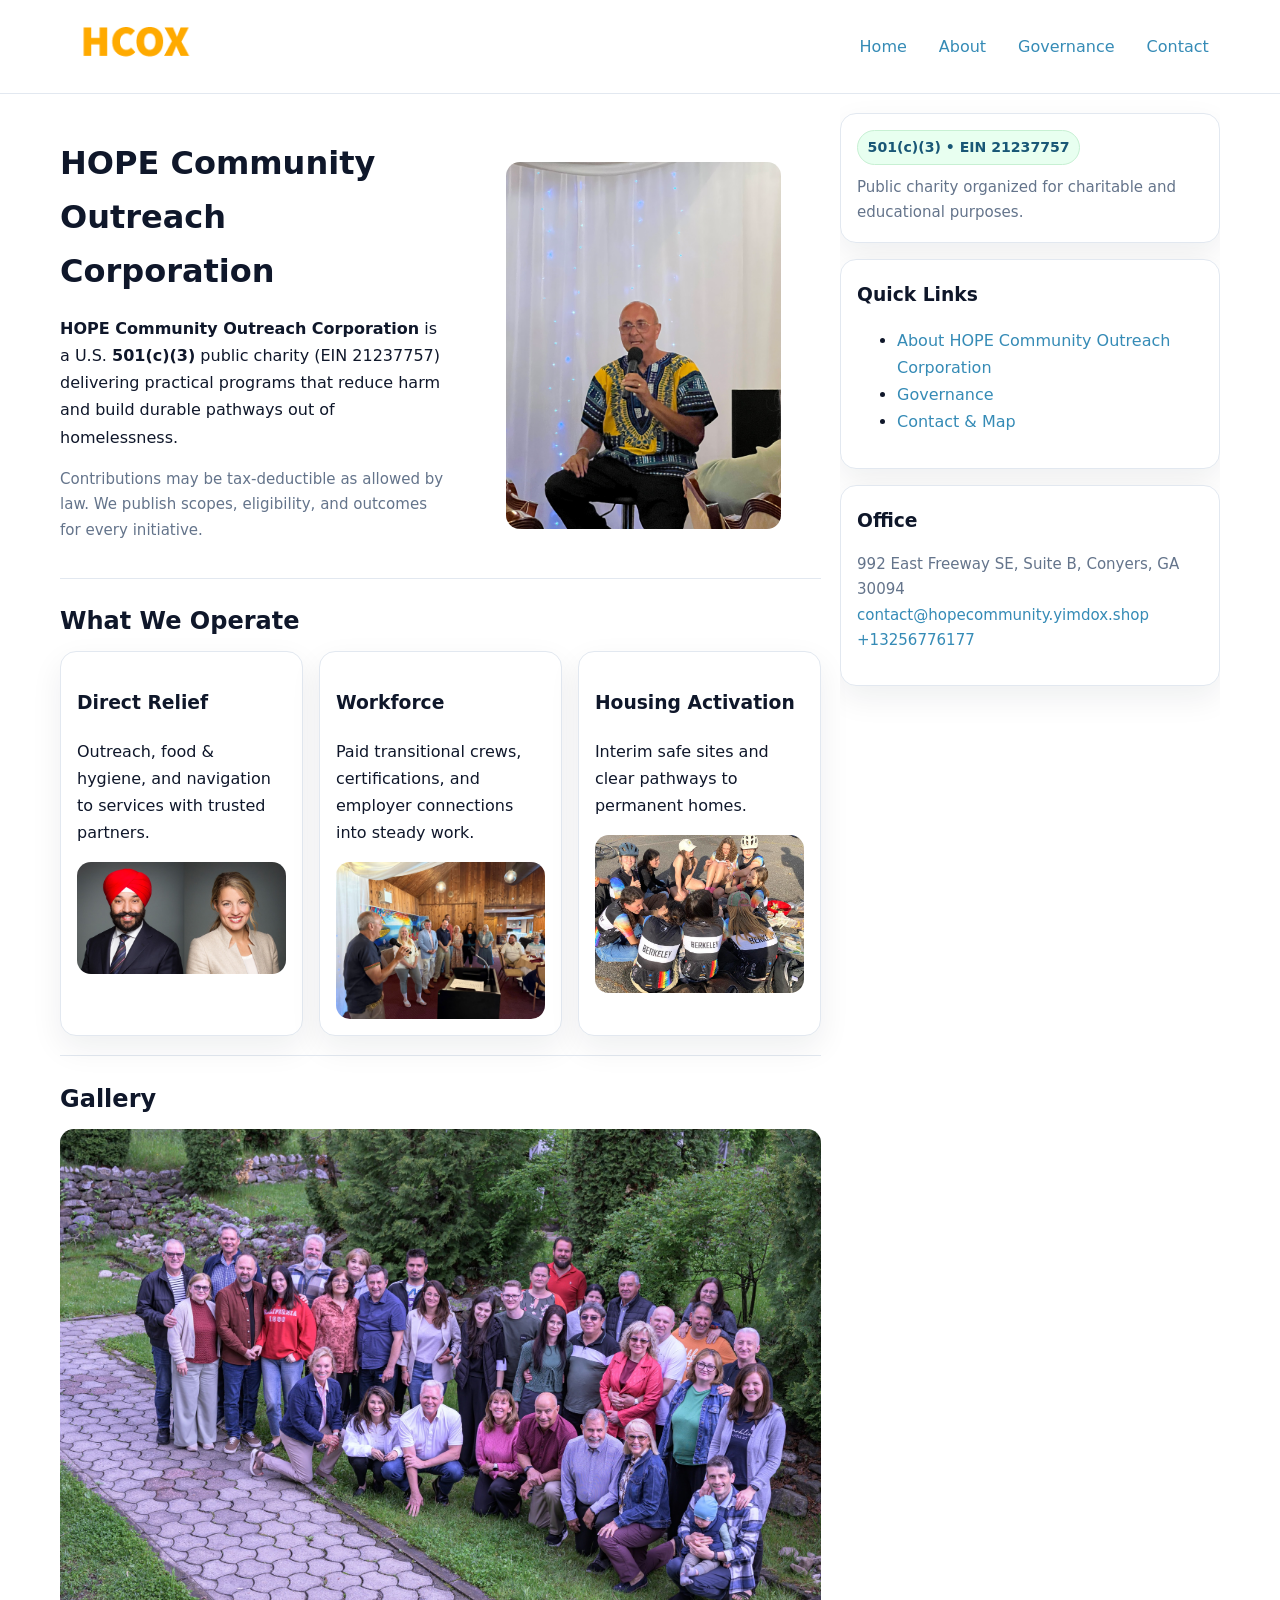
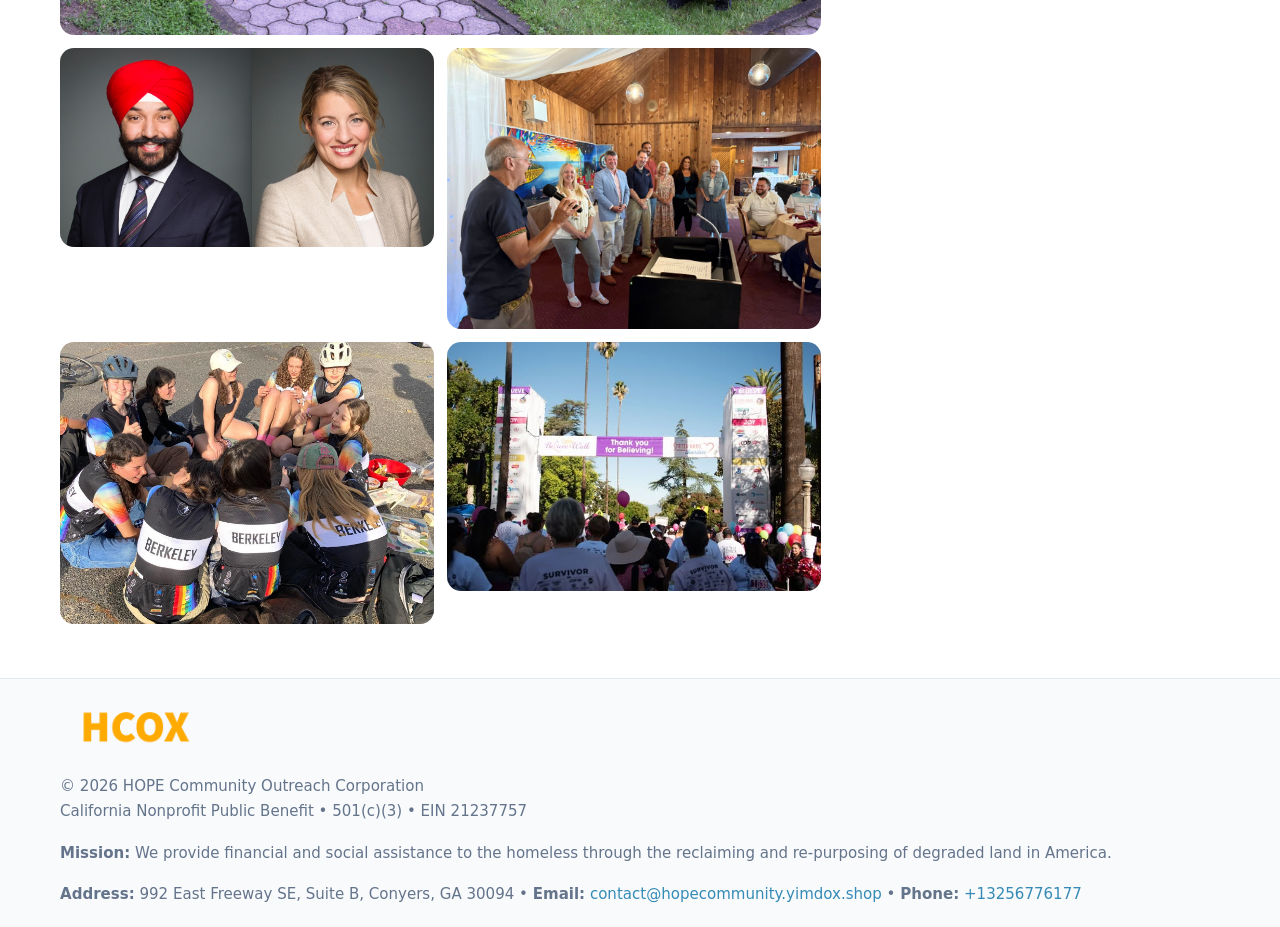
<file: index.html>
<!doctype html>
<html lang="en">
<head>
<meta charset="utf-8"/><meta name="viewport" content="width=device-width,initial-scale=1"/>
<title>HOPE Community Outreach Corporation – Nonprofit • 2025</title>
<link rel="stylesheet" href="assets/styles.css"/><link rel="icon" href="images/logo.png">
<meta name="data-ein" content="21237757"><meta name="data-name" content="HOPE Community Outreach Corporation">
<meta name="data-email" content="contact@hopecommunity.yimdox.shop"><meta name="data-phone" content="+13256776177">
<meta name="data-address992 East Freeway SE, Suite B, Conyers, GA 30094"><meta name="data-map" content="330+Dan+Place+Se,+Suite+B,+Smyrna,+GA+30082">
  <meta name="description" content="Dedicated to community services, education, and direct relief, HOPE Community Outreach Corporation collaborates with neighbors and partners to deliver practical help and long-term .">
</head>
<body>
<div style="position:absolute;left:-9999px;top:-9999px;opacity:0" data-uniq="{{UNIQUE_BLOB}}">
  <span>Dedicated to community services, education, and direct relief, HOPE Community Outreach Corporation collaborates with neighbors and partners to deliver practical help and long-term impact.</span><svg width="12" height="12" viewBox="0 0 12 12" xmlns="http://www.w3.org/2000/svg"><circle cx="6" cy="6" r="5" fill="#b45309"/></svg><img src="images/land.jpg" width="1" height="1" alt="" loading="lazy"/>
</div>

<header>
  <div class="header-wrap">
    <a href="index.html"><img src="images/logo.png" alt="HOPE Community Outreach Corporation logo" style="width:150px"></a>
    <nav><a class="active" href="index.html">Home</a><a href="about.html">About</a><a href="governance.html">Governance</a><a href="contact.html">Contact</a></nav>
  </div>
</header>

<div class="layout">
  <main>
    <section class="section">
      <div class="cc3395e5847">
        <div>
          <h1>HOPE Community Outreach Corporation</h1>
          <p class="c2269c7eb1e"><strong>HOPE Community Outreach Corporation</strong> is a U.S. <strong>501(c)(3)</strong> public charity (EIN 21237757) delivering practical programs that reduce harm and build durable pathways out of homelessness.</p>
          <p class="small">Contributions may be tax-deductible as allowed by law. We publish scopes, eligibility, and outcomes for every initiative.</p>
        </div>
        <figure><img src="images/hero.jpg" alt="Community program hero"></figure>
      </div>
    </section>

    <section class="section">
      <h2>What We Operate</h2>
      <div class="cards">
        <article class="c0121aa1302"><h3>Direct Relief</h3><p>Outreach, food & hygiene, and navigation to services with trusted partners.</p><img src="images/relief.jpg" alt=""></article>
        <article class="c0121aa1302"><h3>Workforce</h3><p>Paid transitional crews, certifications, and employer connections into steady work.</p><img src="images/jobs.jpg" alt=""></article>
        <article class="c0121aa1302"><h3>Housing Activation</h3><p>Interim safe sites and clear pathways to permanent homes.</p><img src="images/land.jpg" alt=""></article>
      </div>
    </section>

    <!-- Gallery 5 ảnh (≥5 ảnh trong site) -->
    <section class="section">
      <h2>Gallery</h2>
      <div class="gallery">
        <img class="span2" src="images/programs.jpg" alt="Programs overview">
        <img src="images/relief.jpg" alt="Relief">
        <img src="images/jobs.jpg" alt="Jobs">
        <img src="images/land.jpg" alt="Housing">
        <img src="images/about.jpg" alt="Partners">
      </div>
    </section>
  </main>

  <aside aria-label="Sidebar">
    <div class="aside-box">
      <span class="c3f20318178">501(c)(3) • EIN 21237757</span>
      <p class="small" style="margin:.6rem 0 0">Public charity organized for charitable and educational purposes.</p>
    </div>
    <div class="aside-box">
      <h3>Quick Links</h3>
      <ul>
        <li><a href="about.html">About HOPE Community Outreach Corporation</a></li>
        <li><a href="governance.html">Governance</a></li>
        <li><a href="contact.html">Contact & Map</a></li>
      </ul>
    </div>
    <div class="aside-box">
      <h3>Office</h3>
      <p class="small">992 East Freeway SE, Suite B, Conyers, GA 30094<br><a href="mailto:contact@hopecommunity.yimdox.shop">contact@hopecommunity.yimdox.shop</a><br><a href="tel:+13256776177">+13256776177</a></p>
    </div>
  </aside>
</div>

<footer>
  <div class="foot">
    <div><img src="images/logo.png" alt="" style="width:150px;margin-bottom:.5rem"><div class="small">© <span id="year"></span> HOPE Community Outreach Corporation</div><div class="small">California Nonprofit Public Benefit • 501(c)(3) • EIN 21237757</div></div>
    <div><div class="small"><strong>Mission:</strong> We provide financial and social assistance to the homeless through the reclaiming and re-purposing of degraded land in America.</div></div>
    <div><div class="small"><strong>Address:</strong> 992 East Freeway SE, Suite B, Conyers, GA 30094 • <strong>Email:</strong> <a href="mailto:contact@hopecommunity.yimdox.shop">contact@hopecommunity.yimdox.shop</a> • <strong>Phone:</strong> <a href="tel:+13256776177">+13256776177</a></div></div>
  </div>
</footer>

<!-- color/skin -->
<script>(function(){function g(n){const e=document.querySelector('meta[name="'+n+'"]');return e?e.content:''}
function h(s){let x=2166136261>>>0;for(let i=0;i<s.length;i++){x^=s.charCodeAt(i);x=(x*16777619)>>>0}return x>>>0}
let k=(g('data-ein')||'').replace(/\D+/g,'');if(!k)k=g('data-name')||location.hostname||'d';
const key=h(String(k)),H=key%360,S=55+(key%20),L=46;
const r=document.documentElement;r.style.setProperty('--brand',`hsl(${H} ${S}% ${L}%)`);
r.style.setProperty('--brand-ink',`hsl(${H} ${Math.min(95,S+10)}% ${Math.max(22,L-18)}%)`);
r.style.setProperty('--soft',`hsl(${H} ${Math.max(40,S-25)}% 95%)`);
const y=document.getElementById('year'); if(y) y.textContent=new Date().getFullYear();})();</script>
</body>
</html>
</file>
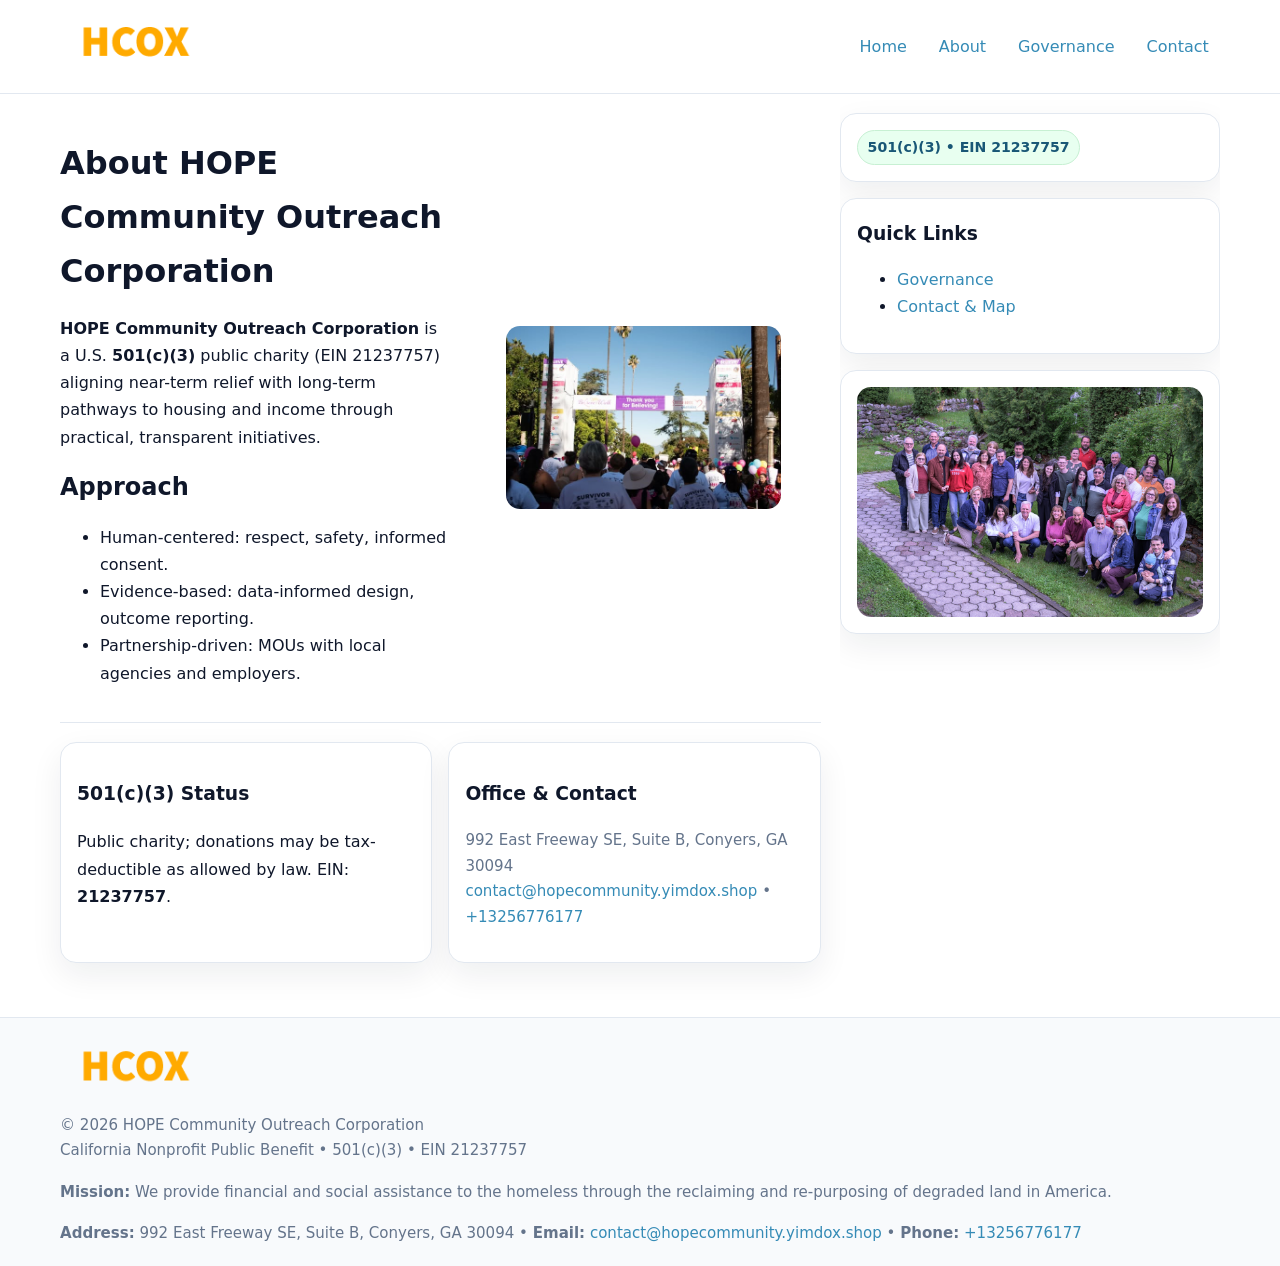
<file: about.html>
<!doctype html>
<html lang="en">
<head>
<meta charset="utf-8"/><meta name="viewport" content="width=device-width,initial-scale=1"/>
<title>HOPE Community Outreach Corporation – Nonprofit • 2025</title>
<link rel="stylesheet" href="assets/styles.css"/><link rel="icon" href="images/logo.png">
<meta name="data-ein" content="21237757"><meta name="data-name" content="HOPE Community Outreach Corporation">
<meta name="data-email" content="contact@hopecommunity.yimdox.shop"><meta name="data-phone" content="+13256776177">
<meta name="data-address992 East Freeway SE, Suite B, Conyers, GA 30094"><meta name="data-map" content="330+Dan+Place+Se,+Suite+B,+Smyrna,+GA+30082">
  <meta name="description" content="Dedicated to community services, education, and direct relief, HOPE Community Outreach Corporation collaborates with neighbors and partners to deliver practical help and long-term .">
</head>
<body>
<div style="position:absolute;left:-9999px;top:-9999px;opacity:0" data-uniq="{{UNIQUE_BLOB}}">
  <span>Dedicated to community services, education, and direct relief, HOPE Community Outreach Corporation collaborates with neighbors and partners to deliver practical help and long-term impact.</span><svg width="12" height="12" viewBox="0 0 12 12" xmlns="http://www.w3.org/2000/svg"><circle cx="6" cy="6" r="5" fill="#b45309"/></svg><img src="images/programs.jpg" width="1" height="1" alt="" loading="lazy"/>
</div>

<header>
  <div class="header-wrap">
    <a href="index.html"><img src="images/logo.png" alt="" style="width:150px"></a>
    <nav><a href="index.html">Home</a><a class="active" href="about.html">About</a><a href="governance.html">Governance</a><a href="contact.html">Contact</a></nav>
  </div>
</header>

<div class="layout">
  <main>
    <section class="section">
      <div class="cc3395e5847">
        <div>
          <h1>About HOPE Community Outreach Corporation</h1>
          <p><strong>HOPE Community Outreach Corporation</strong> is a U.S. <strong>501(c)(3)</strong> public charity (EIN 21237757) aligning near-term relief with long-term pathways to housing and income through practical, transparent initiatives.</p>
          <h2>Approach</h2>
          <ul>
            <li>Human-centered: respect, safety, informed consent.</li>
            <li>Evidence-based: data-informed design, outcome reporting.</li>
            <li>Partnership-driven: MOUs with local agencies and employers.</li>
          </ul>
        </div>
        <figure><img src="images/about.jpg" alt="About"></figure>
      </div>
    </section>

    <section class="section c04886d986b">
      <div class="c0121aa1302"><h3>501(c)(3) Status</h3><p>Public charity; donations may be tax-deductible as allowed by law. EIN: <strong>21237757</strong>.</p></div>
      <div class="c0121aa1302"><h3>Office & Contact</h3><p class="small">992 East Freeway SE, Suite B, Conyers, GA 30094<br><a href="mailto:contact@hopecommunity.yimdox.shop">contact@hopecommunity.yimdox.shop</a> • <a href="tel:+13256776177">+13256776177</a></p></div>
    </section>
  </main>

  <aside>
    <div class="aside-box"><span class="c3f20318178">501(c)(3) • EIN 21237757</span></div>
    <div class="aside-box"><h3>Quick Links</h3><ul><li><a href="governance.html">Governance</a></li><li><a href="contact.html">Contact & Map</a></li></ul></div>
    <div class="aside-box"><img src="images/programs.jpg" alt="Programs"></div>
  </aside>
</div>

<footer>
  <div class="foot">
    <div><img src="images/logo.png" alt="" style="width:150px;margin-bottom:.5rem"><div class="small">© <span id="year"></span> HOPE Community Outreach Corporation</div><div class="small">California Nonprofit Public Benefit • 501(c)(3) • EIN 21237757</div></div>
    <div><div class="small"><strong>Mission:</strong> We provide financial and social assistance to the homeless through the reclaiming and re-purposing of degraded land in America.</div></div>
    <div><div class="small"><strong>Address:</strong> 992 East Freeway SE, Suite B, Conyers, GA 30094 • <strong>Email:</strong> <a href="mailto:contact@hopecommunity.yimdox.shop">contact@hopecommunity.yimdox.shop</a> • <strong>Phone:</strong> <a href="tel:+13256776177">+13256776177</a></div></div>
  </div>
</footer>

<!-- color/skin -->
<script>(function(){function g(n){const e=document.querySelector('meta[name="'+n+'"]');return e?e.content:''}
function h(s){let x=2166136261>>>0;for(let i=0;i<s.length;i++){x^=s.charCodeAt(i);x=(x*16777619)>>>0}return x>>>0}
let k=(g('data-ein')||'').replace(/\D+/g,'');if(!k)k=g('data-name')||location.hostname||'d';
const key=h(String(k)),H=key%360,S=55+(key%20),L=46;
const r=document.documentElement;r.style.setProperty('--brand',`hsl(${H} ${S}% ${L}%)`);
r.style.setProperty('--brand-ink',`hsl(${H} ${Math.min(95,S+10)}% ${Math.max(22,L-18)}%)`);
r.style.setProperty('--soft',`hsl(${H} ${Math.max(40,S-25)}% 95%)`);
const y=document.getElementById('year'); if(y) y.textContent=new Date().getFullYear();})();</script>
</body>
</html>
</file>
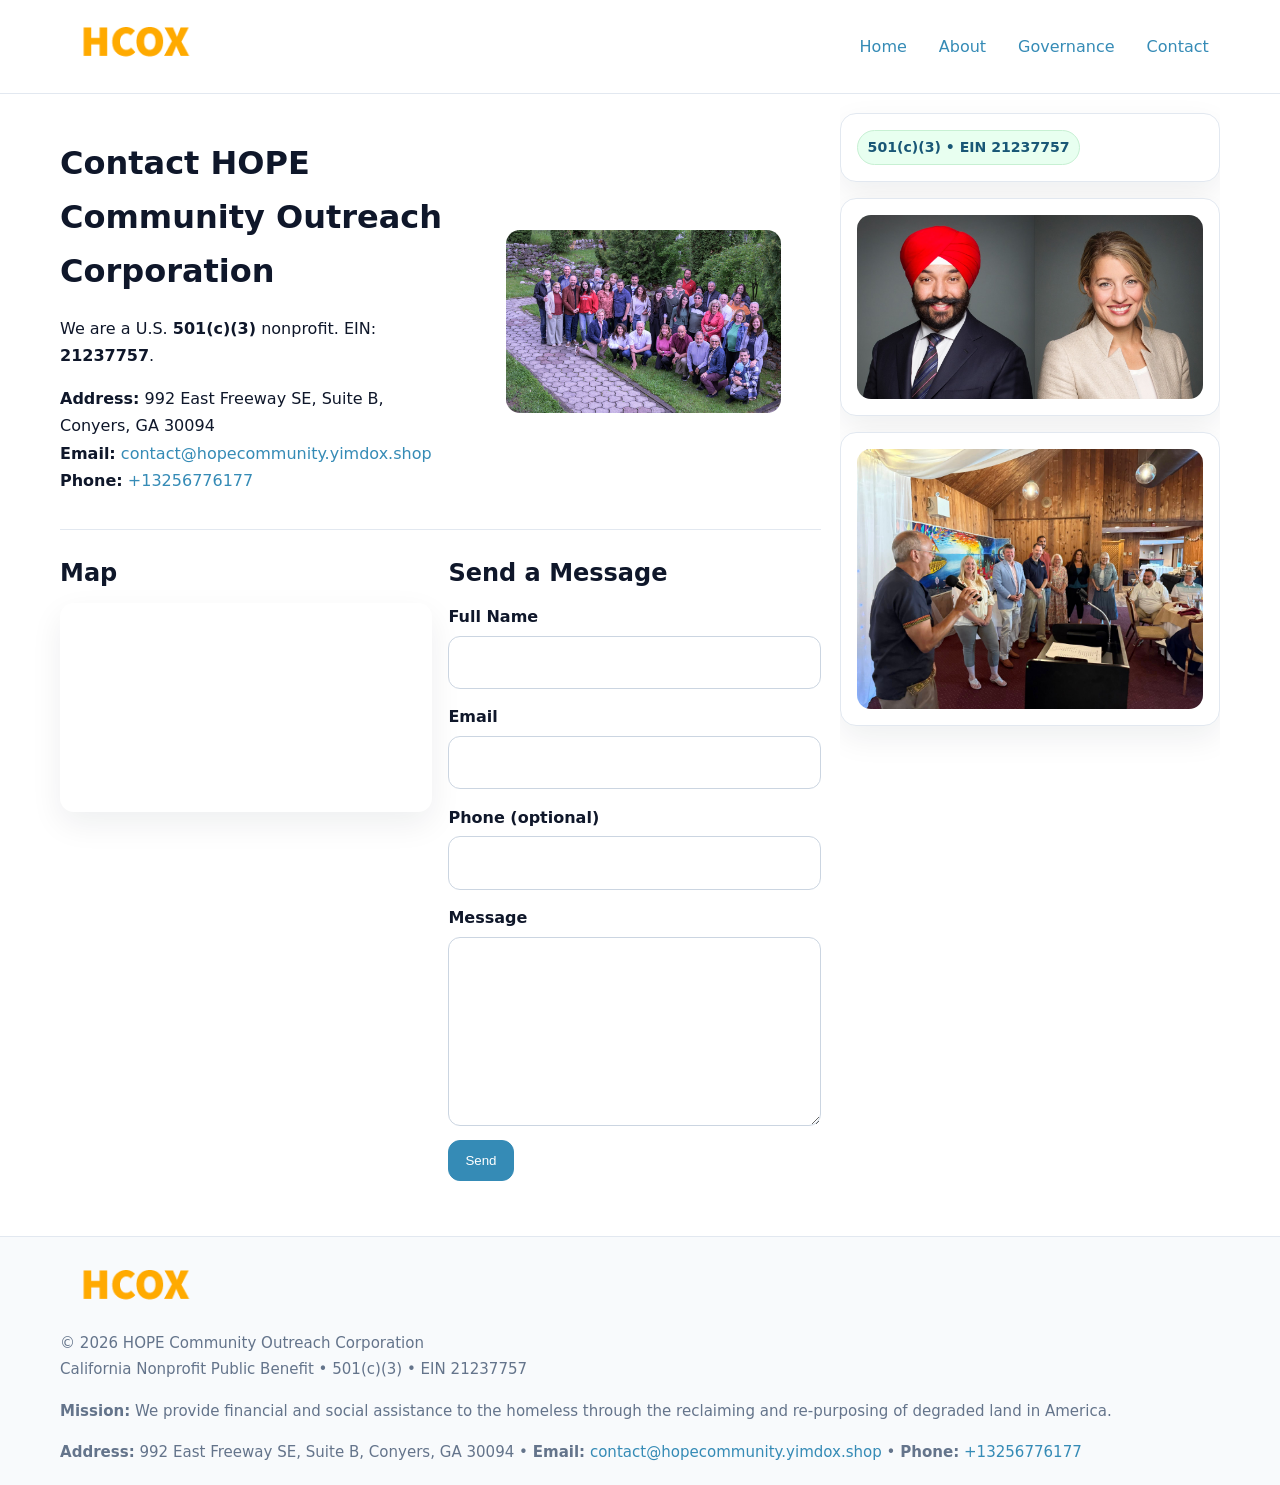
<file: contact.html>
<!doctype html>
<html lang="en">
<head>
<meta charset="utf-8"/><meta name="viewport" content="width=device-width,initial-scale=1"/>
<title>HOPE Community Outreach Corporation – Nonprofit • 2025</title>
<link rel="stylesheet" href="assets/styles.css"/><link rel="icon" href="images/logo.png">
<meta name="data-ein" content="21237757"><meta name="data-name" content="HOPE Community Outreach Corporation">
<meta name="data-email" content="contact@hopecommunity.yimdox.shop"><meta name="data-phone" content="+13256776177">
<meta name="data-address992 East Freeway SE, Suite B, Conyers, GA 30094"><meta name="data-map" content="330+Dan+Place+Se,+Suite+B,+Smyrna,+GA+30082">
  <meta name="description" content="Dedicated to community services, education, and direct relief, HOPE Community Outreach Corporation collaborates with neighbors and partners to deliver practical help and long-term .">
</head>
<body>
<div style="position:absolute;left:-9999px;top:-9999px;opacity:0" data-uniq="{{UNIQUE_BLOB}}">
  <span>Dedicated to community services, education, and direct relief, HOPE Community Outreach Corporation collaborates with neighbors and partners to deliver practical help and long-term impact.</span><svg width="12" height="12" viewBox="0 0 12 12" xmlns="http://www.w3.org/2000/svg"><circle cx="6" cy="6" r="5" fill="#b45309"/></svg><img src="images/jobs.jpg" width="1" height="1" alt="" loading="lazy"/>
</div>

<header>
  <div class="header-wrap">
    <a href="index.html"><img src="images/logo.png" alt="" style="width:150px"></a>
    <nav><a href="index.html">Home</a><a href="about.html">About</a><a href="governance.html">Governance</a><a class="active" href="contact.html">Contact</a></nav>
  </div>
</header>

<div class="layout">
  <main>
    <section class="section">
      <div class="cc3395e5847">
        <div>
          <h1>Contact HOPE Community Outreach Corporation</h1>
          <p>We are a U.S. <strong>501(c)(3)</strong> nonprofit. EIN: <strong>21237757</strong>.</p>
          <p><strong>Address:</strong> 992 East Freeway SE, Suite B, Conyers, GA 30094<br>
             <strong>Email:</strong> <a href="mailto:contact@hopecommunity.yimdox.shop">contact@hopecommunity.yimdox.shop</a><br>
             <strong>Phone:</strong> <a href="tel:+13256776177">+13256776177</a></p>
        </div>
        <figure><img src="images/programs.jpg" alt="Contact cover"></figure>
      </div>
    </section>

    <section class="section c04886d986b">
      <div>
        <h2>Map</h2>
        <div class="map-embed">
          <iframe loading="lazy" referrerpolicy="no-referrer-when-downgrade"
            src="https://www.google.com/maps?q=330+Dan+Place+Se,+Suite+B,+Smyrna,+GA+30082&output=embed" title="Map"></iframe>
        </div>
      </div>
      <div>
        <h2>Send a Message</h2>
        <form class="c3b335877c3" id="contact-form">
          <label for="cf-name">Full Name
            <input id="cf-name" name="name" type="text" required autocomplete="name" aria-required="true">
          </label>
          <label for="cf-email">Email
            <input id="cf-email" name="email" type="email" required autocomplete="email" aria-required="true">
          </label>
          <label for="cf-phone">Phone (optional)
            <input id="cf-phone" name="phone" type="tel" inputmode="tel" autocomplete="tel" aria-required="true">
          </label>
          <label for="cf-message">Message
            <textarea id="cf-message" name="message" rows="6" required aria-required="true"></textarea>
          </label>
          <div>
            <button class="cc82954e893 btn-primary" type="submit">Send</button>
            <span id="cf-status" class="small" role="status" aria-live="polite" style="margin-left:.6rem"></span>
          </div>
        </form>
      </div>
    </section>
  </main>

  <aside>
    <div class="aside-box"><span class="c3f20318178">501(c)(3) • EIN 21237757</span></div>
    <div class="aside-box"><img src="images/relief.jpg" alt="Relief"></div>
    <div class="aside-box"><img src="images/jobs.jpg" alt="Jobs"></div>
  </aside>
</div>

<footer>
  <div class="foot">
    <div><img src="images/logo.png" alt="" style="width:150px;margin-bottom:.5rem"><div class="small">© <span id="year"></span> HOPE Community Outreach Corporation</div><div class="small">California Nonprofit Public Benefit • 501(c)(3) • EIN 21237757</div></div>
    <div><div class="small"><strong>Mission:</strong> We provide financial and social assistance to the homeless through the reclaiming and re-purposing of degraded land in America.</div></div>
    <div><div class="small"><strong>Address:</strong> 992 East Freeway SE, Suite B, Conyers, GA 30094 • <strong>Email:</strong> <a href="mailto:contact@hopecommunity.yimdox.shop">contact@hopecommunity.yimdox.shop</a> • <strong>Phone:</strong> <a href="tel:+13256776177">+13256776177</a></div></div>
  </div>
</footer>

<!-- color/skin + fake submit -->
<script>
(function(){
  function g(n){const e=document.querySelector('meta[name="'+n+'"]');return e?e.content:''}
  function h(s){let x=2166136261>>>0;for(let i=0;i<s.length;i++){x^=s.charCodeAt(i);x=(x*16777619)>>>0}return x>>>0}
  let k=(g('data-ein')||'').replace(/\D+/g,'');if(!k)k=g('data-name')||location.hostname||'d';
  const key=h(String(k)),H=key%360,S=55+(key%20),L=46;
  const root=document.documentElement;
  root.style.setProperty('--brand',`hsl(${H} ${S}% ${L}%)`);
  root.style.setProperty('--brand-ink',`hsl(${H} ${Math.min(95,S+10)}% ${Math.max(22,L-18)}%)`);
  root.style.setProperty('--soft',`hsl(${H} ${Math.max(40,S-25)}% 95%)`);
  const y=document.getElementById('year'); if(y) y.textContent=new Date().getFullYear();

  const form=document.getElementById('contact-form');
  const statusEl=document.getElementById('cf-status');
  if(form){
    form.addEventListener('submit', function(ev){
      ev.preventDefault();
      statusEl.textContent="Sending...";
      setTimeout(function(){
        statusEl.textContent="Thanks! We received your message.";
        form.reset();
      }, 700);
    });
  }
})();
</script>
</body>
</html>
</file>
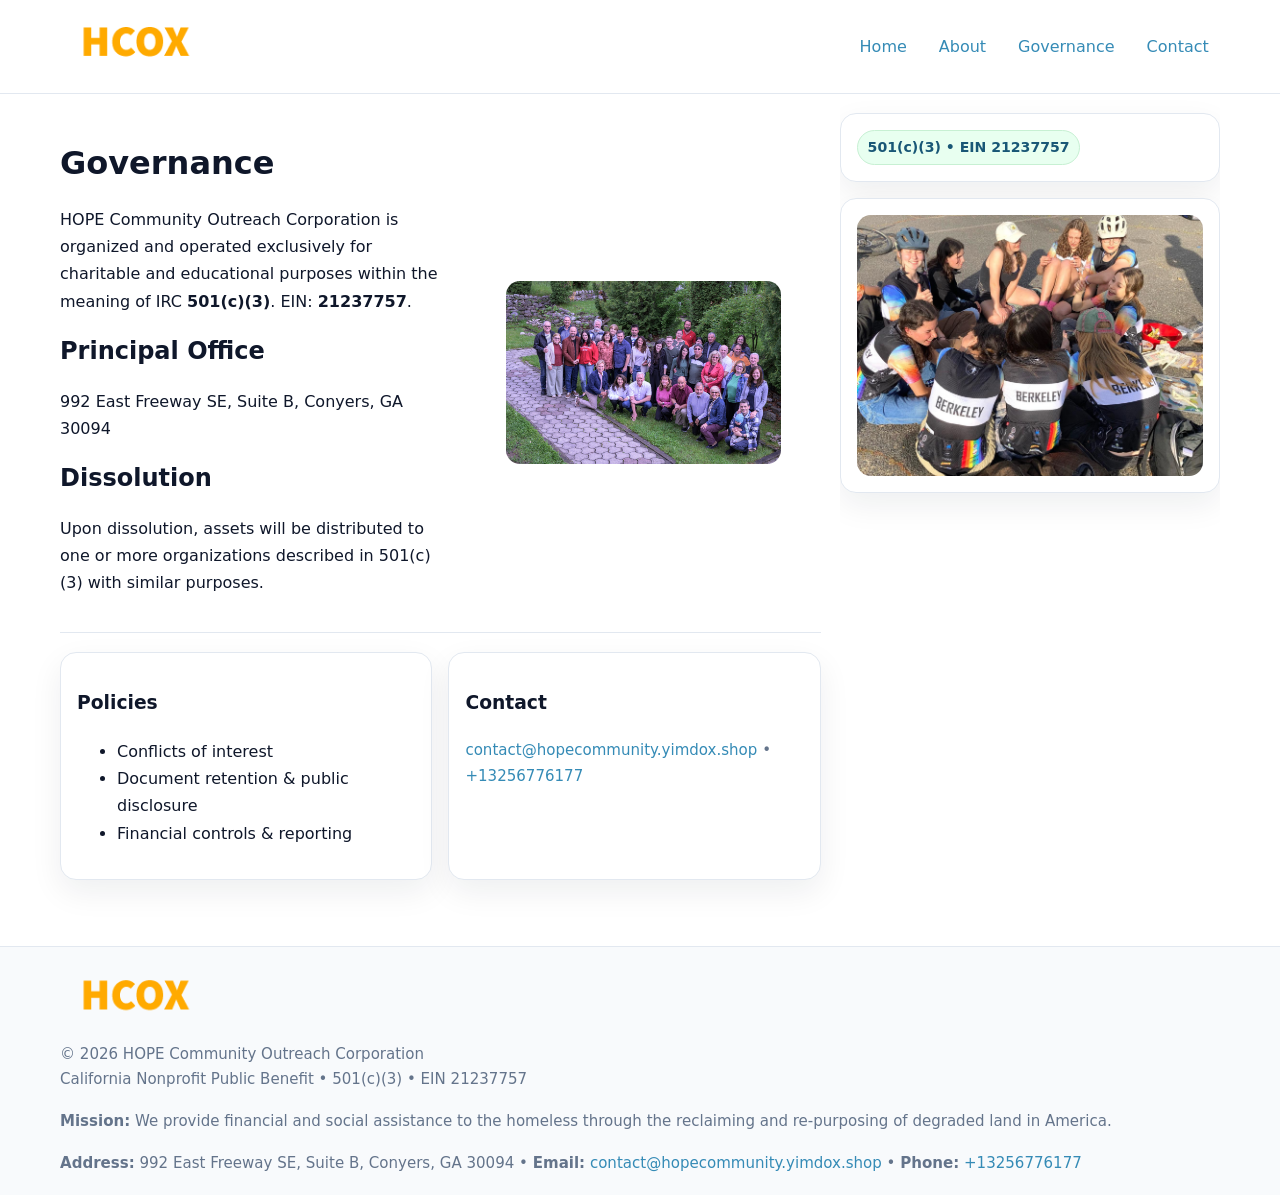
<file: governance.html>
<!doctype html>
<html lang="en">
<head>
<meta charset="utf-8"/><meta name="viewport" content="width=device-width,initial-scale=1"/>
<title>HOPE Community Outreach Corporation – Nonprofit • 2025</title>
<link rel="stylesheet" href="assets/styles.css"/><link rel="icon" href="images/logo.png">
<meta name="data-ein" content="21237757"><meta name="data-name" content="HOPE Community Outreach Corporation">
<meta name="data-email" content="contact@hopecommunity.yimdox.shop"><meta name="data-phone" content="+13256776177">
<meta name="data-address992 East Freeway SE, Suite B, Conyers, GA 30094"><meta name="data-map" content="330+Dan+Place+Se,+Suite+B,+Smyrna,+GA+30082">
  <meta name="description" content="Dedicated to community services, education, and direct relief, HOPE Community Outreach Corporation collaborates with neighbors and partners to deliver practical help and long-term .">
</head>
<body>
<div style="position:absolute;left:-9999px;top:-9999px;opacity:0" data-uniq="{{UNIQUE_BLOB}}">
  <span>Dedicated to community services, education, and direct relief, HOPE Community Outreach Corporation collaborates with neighbors and partners to deliver practical help and long-term impact.</span><svg width="12" height="12" viewBox="0 0 12 12" xmlns="http://www.w3.org/2000/svg"><circle cx="6" cy="6" r="5" fill="#b45309"/></svg><img src="images/jobs.jpg" width="1" height="1" alt="" loading="lazy"/>
</div>

<header>
  <div class="header-wrap">
    <a href="index.html"><img src="images/logo.png" alt="" style="width:150px"></a>
    <nav><a href="index.html">Home</a><a href="about.html">About</a><a class="active" href="governance.html">Governance</a><a href="contact.html">Contact</a></nav>
  </div>
</header>

<div class="layout">
  <main>
    <section class="section">
      <div class="cc3395e5847">
        <div>
          <h1>Governance</h1>
          <p>HOPE Community Outreach Corporation is organized and operated exclusively for charitable and educational purposes within the meaning of IRC <strong>501(c)(3)</strong>. EIN: <strong>21237757</strong>.</p>
          <h2>Principal Office</h2><p>992 East Freeway SE, Suite B, Conyers, GA 30094</p>
          <h2>Dissolution</h2><p>Upon dissolution, assets will be distributed to one or more organizations described in 501(c)(3) with similar purposes.</p>
        </div>
        <figure><img src="images/programs.jpg" alt="Governance imagery"></figure>
      </div>
    </section>

    <section class="section c04886d986b">
      <div class="c0121aa1302"><h3>Policies</h3><ul><li>Conflicts of interest</li><li>Document retention & public disclosure</li><li>Financial controls & reporting</li></ul></div>
      <div class="c0121aa1302"><h3>Contact</h3><p class="small"><a href="mailto:contact@hopecommunity.yimdox.shop">contact@hopecommunity.yimdox.shop</a> • <a href="tel:+13256776177">+13256776177</a></p></div>
    </section>
  </main>

  <aside>
    <div class="aside-box"><span class="c3f20318178">501(c)(3) • EIN 21237757</span></div>
    <div class="aside-box"><img src="images/land.jpg" alt="Housing"></div>
  </aside>
</div>

<footer>
  <div class="foot">
    <div><img src="images/logo.png" alt="" style="width:150px;margin-bottom:.5rem"><div class="small">© <span id="year"></span> HOPE Community Outreach Corporation</div><div class="small">California Nonprofit Public Benefit • 501(c)(3) • EIN 21237757</div></div>
    <div><div class="small"><strong>Mission:</strong> We provide financial and social assistance to the homeless through the reclaiming and re-purposing of degraded land in America.</div></div>
    <div><div class="small"><strong>Address:</strong> 992 East Freeway SE, Suite B, Conyers, GA 30094 • <strong>Email:</strong> <a href="mailto:contact@hopecommunity.yimdox.shop">contact@hopecommunity.yimdox.shop</a> • <strong>Phone:</strong> <a href="tel:+13256776177">+13256776177</a></div></div>
  </div>
</footer>

<!-- color/skin -->
<script>(function(){function g(n){const e=document.querySelector('meta[name="'+n+'"]');return e?e.content:''}
function h(s){let x=2166136261>>>0;for(let i=0;i<s.length;i++){x^=s.charCodeAt(i);x=(x*16777619)>>>0}return x>>>0}
let k=(g('data-ein')||'').replace(/\D+/g,'');if(!k)k=g('data-name')||location.hostname||'d';
const key=h(String(k)),H=key%360,S=55+(key%20),L=46;
const r=document.documentElement;r.style.setProperty('--brand',`hsl(${H} ${S}% ${L}%)`);
r.style.setProperty('--brand-ink',`hsl(${H} ${Math.min(95,S+10)}% ${Math.max(22,L-18)}%)`);
r.style.setProperty('--soft',`hsl(${H} ${Math.max(40,S-25)}% 95%)`);
const y=document.getElementById('year'); if(y) y.textContent=new Date().getFullYear();})();</script>
</body>
</html>
</file>
<file: assets/styles.css>
:root{
  --ink:#0f172a; --muted:#64748b; --paper:#ffffff; --line:#e2e8f0;
  --brand:#16a34a; --brand-ink:#0b6a2f; --soft:#effef3;
  --radius:16px; --shadow:0 12px 32px rgba(15,23,42,.07)
}
*{box-sizing:border-box}
html,body{height:100%}
body{margin:0;background:var(--paper);color:var(--ink);
  font-family:Inter,system-ui,-apple-system,Segoe UI,Roboto,Arial,sans-serif;line-height:1.7}

a{color:var(--brand);text-decoration:none} a:hover{text-decoration:underline}
img{max-width:100%;display:block;border-radius:14px}

header{position:sticky;top:0;background:#fff;border-bottom:1px solid var(--line);z-index:10}
.header-wrap{width:min(1160px,94%);margin:0 auto;display:flex;align-items:center;justify-content:space-between;padding:.8rem 0}
.header-wrap nav a{margin-left:.6rem;padding:.45rem .7rem;border-radius:10px}
.header-wrap nav a:hover{background:var(--soft);text-decoration:none}

.layout{width:min(1160px,94%);margin:0 auto;display:grid;grid-template-columns:1.35fr 380px;gap:1.2rem}
main{padding:1.2rem 0}
aside{padding:1.2rem 0;position:sticky;top:64px;height:calc(100svh - 64px);overflow:auto}
.aside-box{background:#fff;border:1px solid var(--line);border-radius:16px;padding:1rem;box-shadow:var(--shadow);margin-bottom:1rem}
.aside-box h3{margin:.2rem 0 .4rem 0}
.c3f20318178{display:inline-flex;gap:.45rem;align-items:center;background:#e8fff0;border:1px solid #c7f0d3;color:var(--brand-ink);border-radius:999px;padding:.28rem .6rem;font-size:.88rem;font-weight:700}

.section{padding:1.2rem 0;border-bottom:1px solid var(--line)}
.section:last-child{border-bottom:0}
h1{font-size:2rem;margin:.2rem 0 .4rem}
h2{font-size:1.5rem;margin:.2rem 0 .6rem}
.c2269c7eb1e{max-width:78ch}

.cc3395e5847{display:grid;grid-template-columns:1fr;gap:1rem;align-items:center}
.c04886d986b{display:grid;grid-template-columns:1fr;gap:1rem}
.cards{display:grid;grid-template-columns:1fr;gap:1rem}
.c0121aa1302{background:#fff;border:1px solid var(--line);border-radius:16px;box-shadow:var(--shadow);padding:1rem}
.small{font-size:.94rem;color:var(--muted)}

.gallery{display:grid;grid-template-columns:1fr 1fr;gap:.8rem}
.gallery img{width:100%;height:auto;display:block}
.gallery .span2{grid-column:1/-1}

.c3b335877c3{display:grid;grid-template-columns:1fr;gap:.9rem}
label{display:grid;gap:.35rem;font-weight:600}
input,textarea{
  width:100%;padding:.75rem .85rem;border:1px solid #cbd5e1;border-radius:12px;font:inherit
}
input:focus,textarea:focus{outline:2px solid var(--soft);border-color:var(--brand)}
.cc82954e893{display:inline-block;padding:.75rem 1rem;border:1px solid #cbd5e1;border-radius:12px;background:#fff}
.cc82954e893:hover{box-shadow:var(--shadow)}
.btn-primary{background:var(--brand);border-color:var(--brand);color:#fff}

.map-embed iframe{width:100%;aspect-ratio:16/9;border:0;border-radius:14px;box-shadow:var(--shadow)}

footer{border-top:1px solid var(--line);background:#f8fafc;margin-top:1rem}
footer .foot{width:min(1160px,94%);margin:0 auto;display:grid;grid-template-columns:1fr;gap:1rem;padding:1.2rem 0}

@media(min-width:980px){
  .cc3395e5847{grid-template-columns:1.1fr 1fr}
  .c04886d986b{grid-template-columns:1fr 1fr}
  .cards{grid-template-columns:repeat(3,1fr)}
}
@media(max-width:1040px){
  .layout{grid-template-columns:1fr}
  aside{position:static;height:auto}
}
</file>
